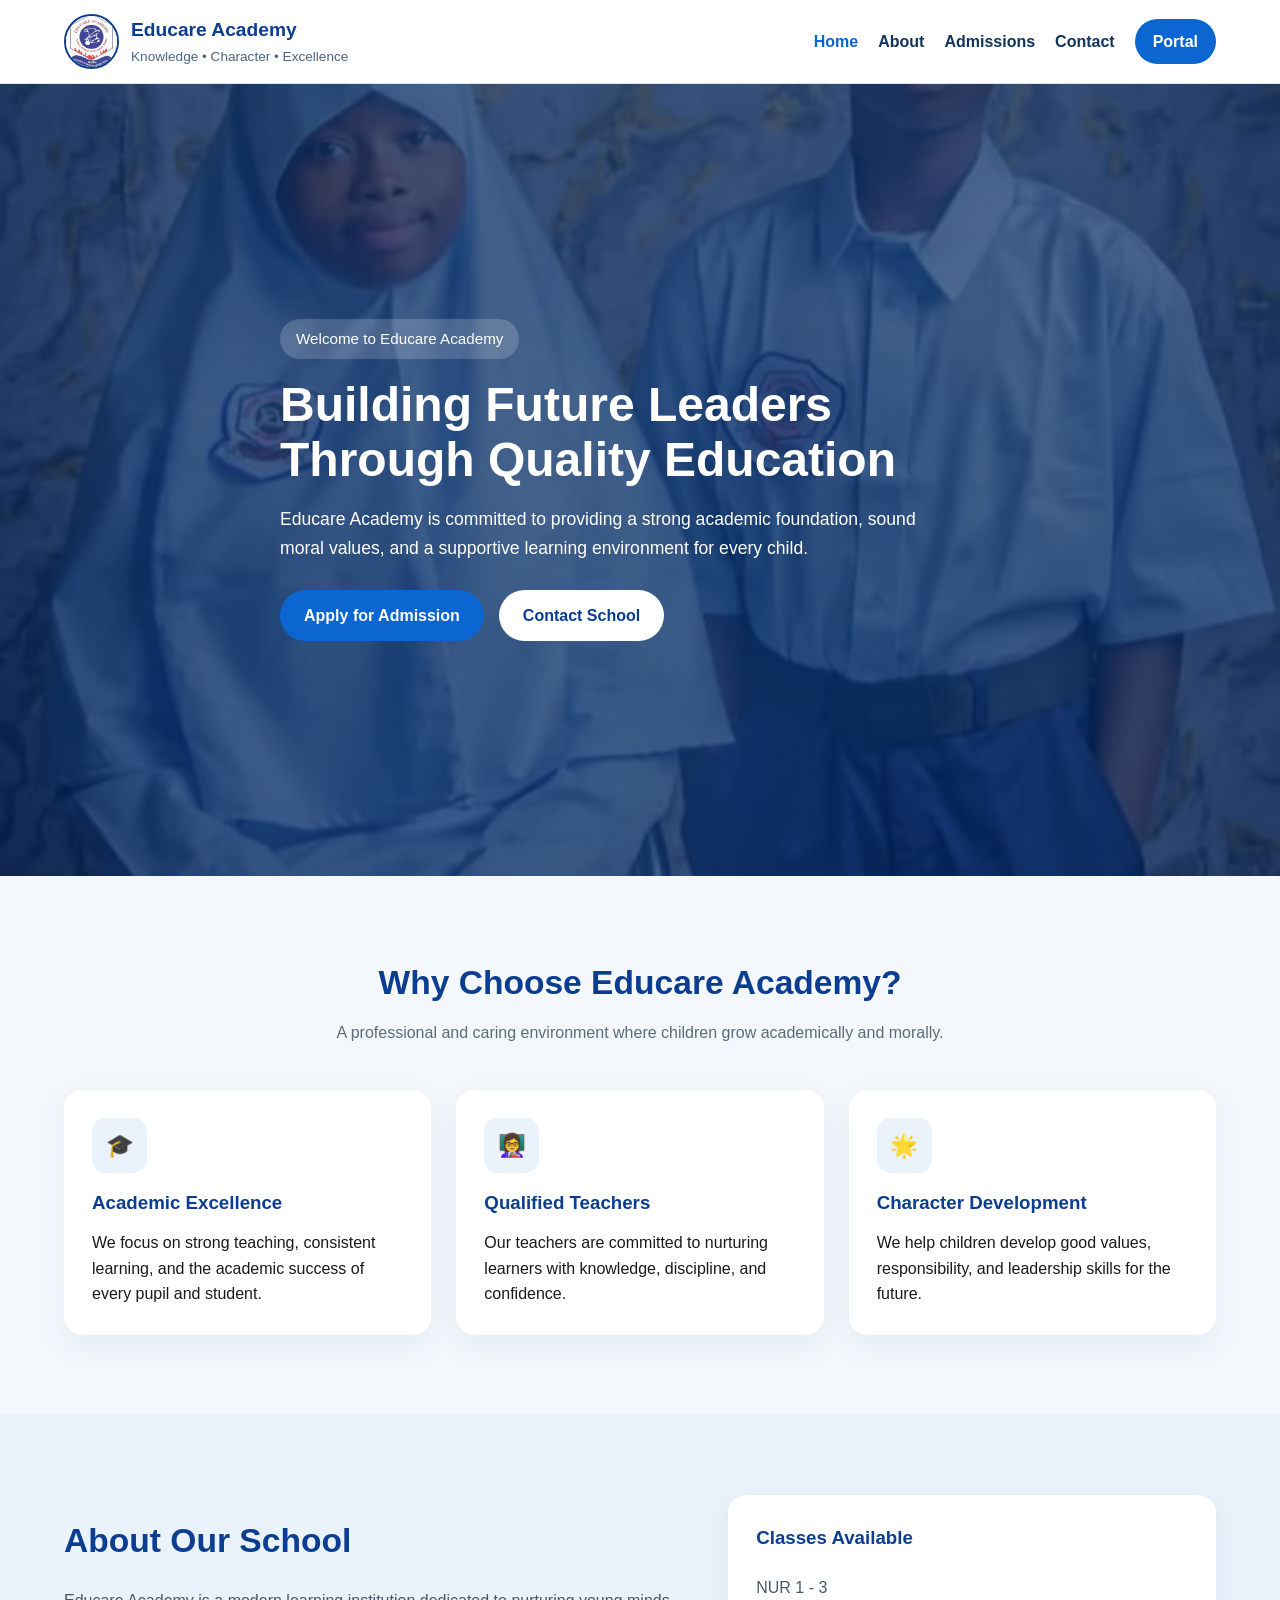
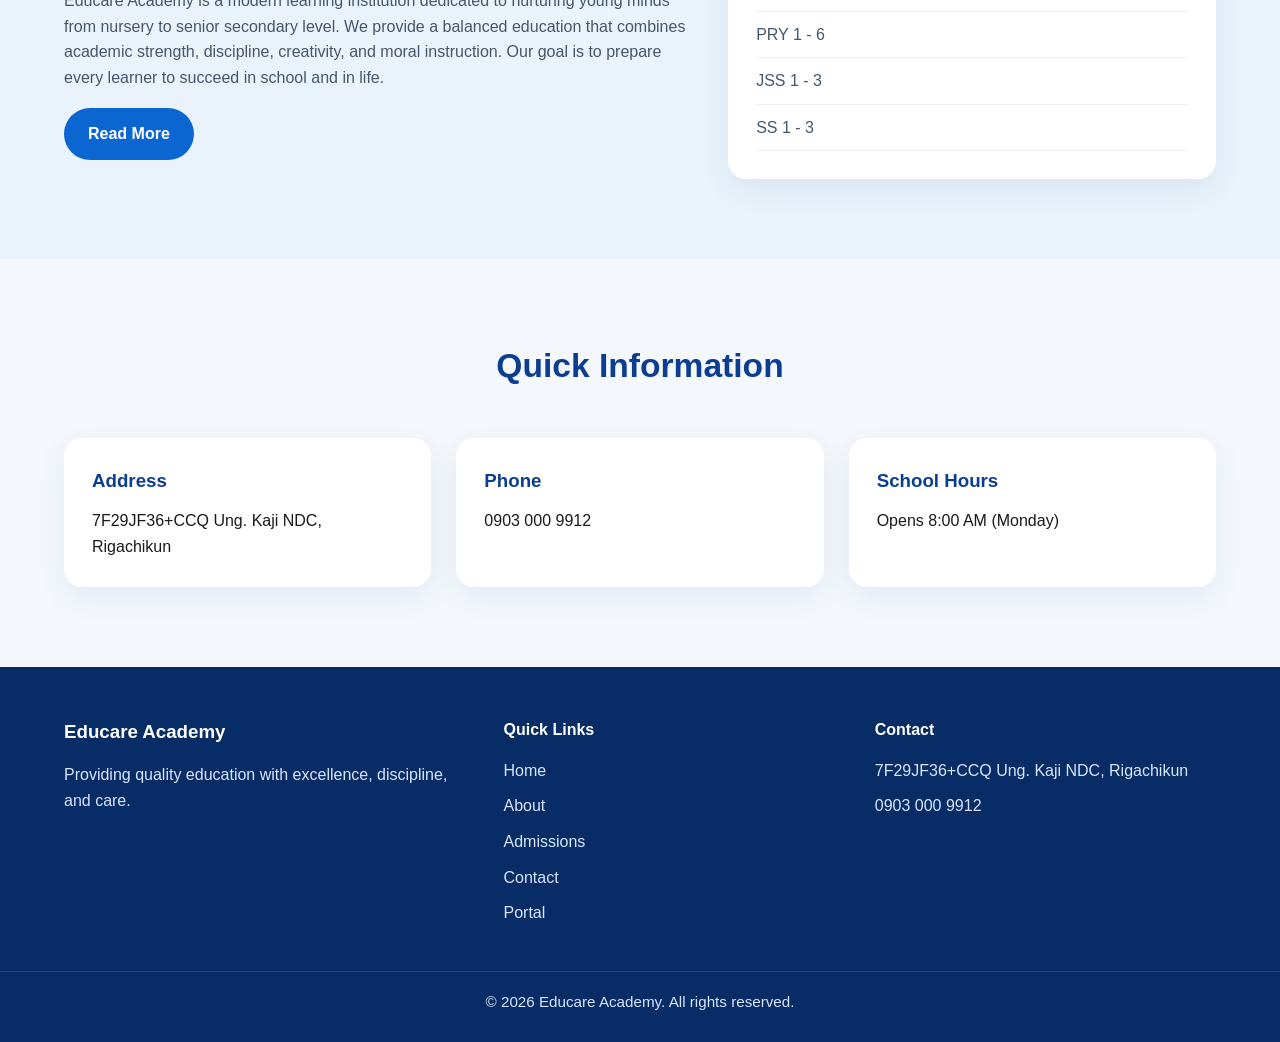
<file: index.html>
<!DOCTYPE html>
<html lang="en">
<head>
  <meta charset="UTF-8" />
  <meta name="viewport" content="width=device-width, initial-scale=1.0" />
  <title>Educare Academy | Home</title>
  <link rel="stylesheet" href="style.css" />
</head>
<body>

  <header class="topbar">
    <div class="container nav-container">
      <a href="index.html" class="logo-wrap">
        <img src="educare logo.jpg" alt="Educare Academy Logo" class="logo-img" />
        <div class="logo-text">
          <h2>Educare Academy</h2>
          <p>Knowledge • Character • Excellence</p>
        </div>
      </a>

      <nav class="desktop-nav">
        <a href="index.html" class="active">Home</a>
        <a href="about.html">About</a>
        <a href="admissions.html">Admissions</a>
        <a href="contact.html">Contact</a>
        <a href="portal.html" class="portal-btn">Portal</a>
      </nav>

      <div class="menu-icon" onclick="openMenu()">☰</div>
    </div>
  </header>

  <div class="mobile-menu" id="mobileMenu">
    <div class="mobile-menu-head">
      <span>Educare Academy</span>
      <button onclick="closeMenu()">✕</button>
    </div>
    <a href="index.html" class="active">Home</a>
    <a href="about.html">About</a>
    <a href="admissions.html">Admissions</a>
    <a href="contact.html">Contact</a>
    <a href="portal.html" class="portal-btn mobile-portal">Portal</a>
  </div>

  <section class="hero" style="background: linear-gradient(rgba(0,40,95,0.7), rgba(0,40,95,0.7)), url('educare baground.jpeg') center/cover no-repeat;">
    <div class="container hero-content">
      <span class="hero-badge">Welcome to Educare Academy</span>
      <h1>Building Future Leaders Through Quality Education</h1>
      <p>
        Educare Academy is committed to providing a strong academic foundation,
        sound moral values, and a supportive learning environment for every child.
      </p>
      <div class="hero-buttons">
        <a href="admissions.html" class="btn primary-btn">Apply for Admission</a>
        <a href="contact.html" class="btn secondary-btn">Contact School</a>
      </div>
    </div>
  </section>

  <section class="section">
    <div class="container">
      <div class="section-title">
        <h2>Why Choose Educare Academy?</h2>
        <p>A professional and caring environment where children grow academically and morally.</p>
      </div>

      <div class="card-grid three">
        <div class="info-card">
          <div class="icon-box">🎓</div>
          <h3>Academic Excellence</h3>
          <p>We focus on strong teaching, consistent learning, and the academic success of every pupil and student.</p>
        </div>

        <div class="info-card">
          <div class="icon-box">👩‍🏫</div>
          <h3>Qualified Teachers</h3>
          <p>Our teachers are committed to nurturing learners with knowledge, discipline, and confidence.</p>
        </div>

        <div class="info-card">
          <div class="icon-box">🌟</div>
          <h3>Character Development</h3>
          <p>We help children develop good values, responsibility, and leadership skills for the future.</p>
        </div>
      </div>
    </div>
  </section>

  <section class="section light-section">
    <div class="container">
      <div class="split-section">
        <div>
          <div class="section-title left">
            <h2>About Our School</h2>
          </div>
          <p class="text-block">
            Educare Academy is a modern learning institution dedicated to nurturing young minds from nursery to senior secondary level.
            We provide a balanced education that combines academic strength, discipline, creativity, and moral instruction.
            Our goal is to prepare every learner to succeed in school and in life.
          </p>
          <a href="about.html" class="btn primary-btn">Read More</a>
        </div>

        <div class="highlight-box">
          <h3>Classes Available</h3>
          <ul class="class-list">
            <li>NUR 1 - 3</li>
            <li>PRY 1 - 6</li>
            <li>JSS 1 - 3</li>
            <li>SS 1 - 3</li>
          </ul>
        </div>
      </div>
    </div>
  </section>

  <section class="section">
    <div class="container">
      <div class="section-title">
        <h2>Quick Information</h2>
      </div>

      <div class="card-grid three">
        <div class="mini-card">
          <h3>Address</h3>
          <p>7F29JF36+CCQ Ung. Kaji NDC, Rigachikun</p>
        </div>
        <div class="mini-card">
          <h3>Phone</h3>
          <p>0903 000 9912</p>
        </div>
        <div class="mini-card">
          <h3>School Hours</h3>
          <p>Opens 8:00 AM (Monday)</p>
        </div>
      </div>
    </div>
  </section>

  <footer class="footer">
    <div class="container footer-grid">
      <div>
        <h3>Educare Academy</h3>
        <p>Providing quality education with excellence, discipline, and care.</p>
      </div>
      <div>
        <h4>Quick Links</h4>
        <a href="index.html">Home</a>
        <a href="about.html">About</a>
        <a href="admissions.html">Admissions</a>
        <a href="contact.html">Contact</a>
        <a href="portal.html">Portal</a>
      </div>
      <div>
        <h4>Contact</h4>
        <p>7F29JF36+CCQ Ung. Kaji NDC, Rigachikun</p>
        <p>0903 000 9912</p>
      </div>
    </div>
    <div class="footer-bottom">
      <p>© 2026 Educare Academy. All rights reserved.</p>
    </div>
  </footer>

  <script>
    function openMenu() {
      document.getElementById("mobileMenu").style.right = "0";
    }

    function closeMenu() {
      document.getElementById("mobileMenu").style.right = "-100%";
    }
  </script>
</body>
</html>
</file>
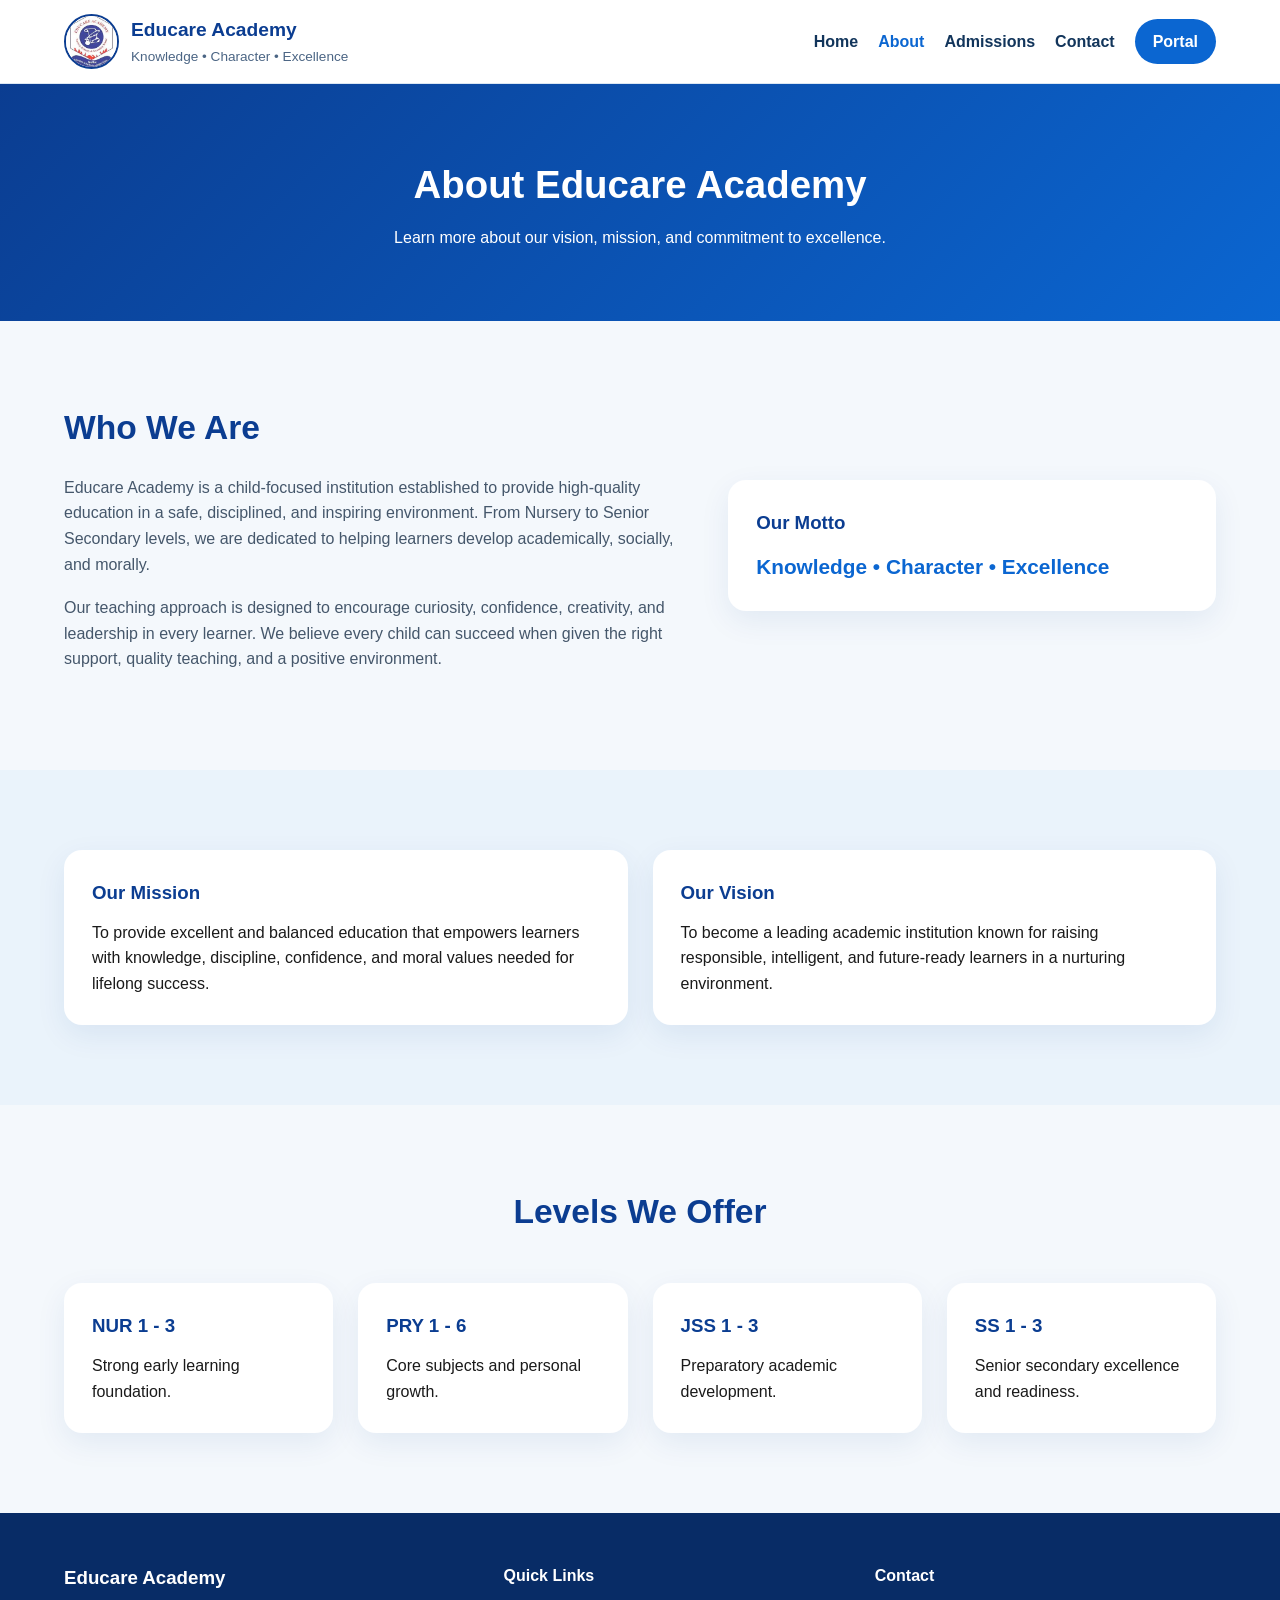
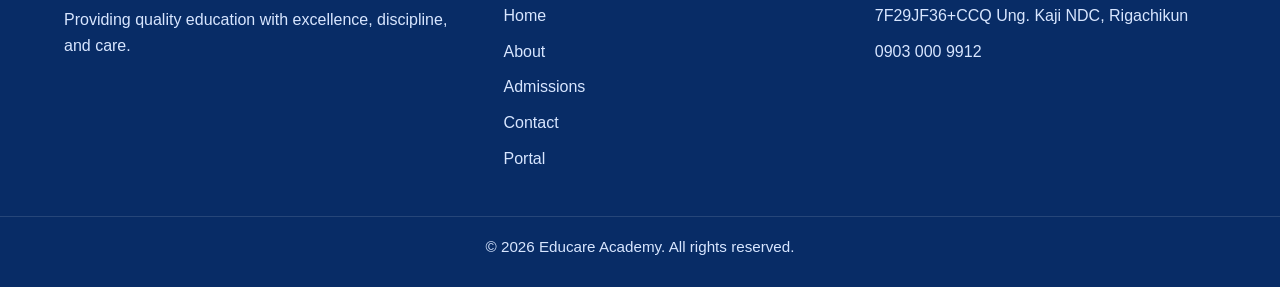
<file: about.html>
<!DOCTYPE html>
<html lang="en">
<head>
  <meta charset="UTF-8" />
  <meta name="viewport" content="width=device-width, initial-scale=1.0" />
  <title>Educare Academy | About</title>
  <link rel="stylesheet" href="style.css" />
</head>
<body>

  <header class="topbar">
    <div class="container nav-container">
      <a href="index.html" class="logo-wrap">
        <img src="educare logo.jpg" alt="Educare Academy Logo" class="logo-img" />
        <div class="logo-text">
          <h2>Educare Academy</h2>
          <p>Knowledge • Character • Excellence</p>
        </div>
      </a>

      <nav class="desktop-nav">
        <a href="index.html">Home</a>
        <a href="about.html" class="active">About</a>
        <a href="admissions.html">Admissions</a>
        <a href="contact.html">Contact</a>
        <a href="portal.html" class="portal-btn">Portal</a>
      </nav>

      <div class="menu-icon" onclick="openMenu()">☰</div>
    </div>
  </header>

  <div class="mobile-menu" id="mobileMenu">
    <div class="mobile-menu-head">
      <span>Educare Academy</span>
      <button onclick="closeMenu()">✕</button>
    </div>
    <a href="index.html">Home</a>
    <a href="about.html" class="active">About</a>
    <a href="admissions.html">Admissions</a>
    <a href="contact.html">Contact</a>
    <a href="portal.html" class="portal-btn mobile-portal">Portal</a>
  </div>

  <section class="page-banner">
    <div class="container">
      <h1>About Educare Academy</h1>
      <p>Learn more about our vision, mission, and commitment to excellence.</p>
    </div>
  </section>

  <section class="section">
    <div class="container">
      <div class="split-section">
        <div>
          <div class="section-title left">
            <h2>Who We Are</h2>
          </div>
          <p class="text-block">
            Educare Academy is a child-focused institution established to provide high-quality education in a safe, disciplined, and inspiring environment.
            From Nursery to Senior Secondary levels, we are dedicated to helping learners develop academically, socially, and morally.
          </p>
          <p class="text-block">
            Our teaching approach is designed to encourage curiosity, confidence, creativity, and leadership in every learner.
            We believe every child can succeed when given the right support, quality teaching, and a positive environment.
          </p>
        </div>

        <div class="highlight-box">
          <h3>Our Motto</h3>
          <p class="motto-text">Knowledge • Character • Excellence</p>
        </div>
      </div>
    </div>
  </section>

  <section class="section light-section">
    <div class="container">
      <div class="card-grid two">
        <div class="info-card">
          <h3>Our Mission</h3>
          <p>
            To provide excellent and balanced education that empowers learners with knowledge,
            discipline, confidence, and moral values needed for lifelong success.
          </p>
        </div>

        <div class="info-card">
          <h3>Our Vision</h3>
          <p>
            To become a leading academic institution known for raising responsible,
            intelligent, and future-ready learners in a nurturing environment.
          </p>
        </div>
      </div>
    </div>
  </section>

  <section class="section">
    <div class="container">
      <div class="section-title">
        <h2>Levels We Offer</h2>
      </div>

      <div class="card-grid four">
        <div class="mini-card"><h3>NUR 1 - 3</h3><p>Strong early learning foundation.</p></div>
        <div class="mini-card"><h3>PRY 1 - 6</h3><p>Core subjects and personal growth.</p></div>
        <div class="mini-card"><h3>JSS 1 - 3</h3><p>Preparatory academic development.</p></div>
        <div class="mini-card"><h3>SS 1 - 3</h3><p>Senior secondary excellence and readiness.</p></div>
      </div>
    </div>
  </section>

  <footer class="footer">
    <div class="container footer-grid">
      <div>
        <h3>Educare Academy</h3>
        <p>Providing quality education with excellence, discipline, and care.</p>
      </div>
      <div>
        <h4>Quick Links</h4>
        <a href="index.html">Home</a>
        <a href="about.html">About</a>
        <a href="admissions.html">Admissions</a>
        <a href="contact.html">Contact</a>
        <a href="portal.html">Portal</a>
      </div>
      <div>
        <h4>Contact</h4>
        <p>7F29JF36+CCQ Ung. Kaji NDC, Rigachikun</p>
        <p>0903 000 9912</p>
      </div>
    </div>
    <div class="footer-bottom">
      <p>© 2026 Educare Academy. All rights reserved.</p>
    </div>
  </footer>

  <script>
    function openMenu() {
      document.getElementById("mobileMenu").style.right = "0";
    }

    function closeMenu() {
      document.getElementById("mobileMenu").style.right = "-100%";
    }
  </script>
</body>
</html>
</file>
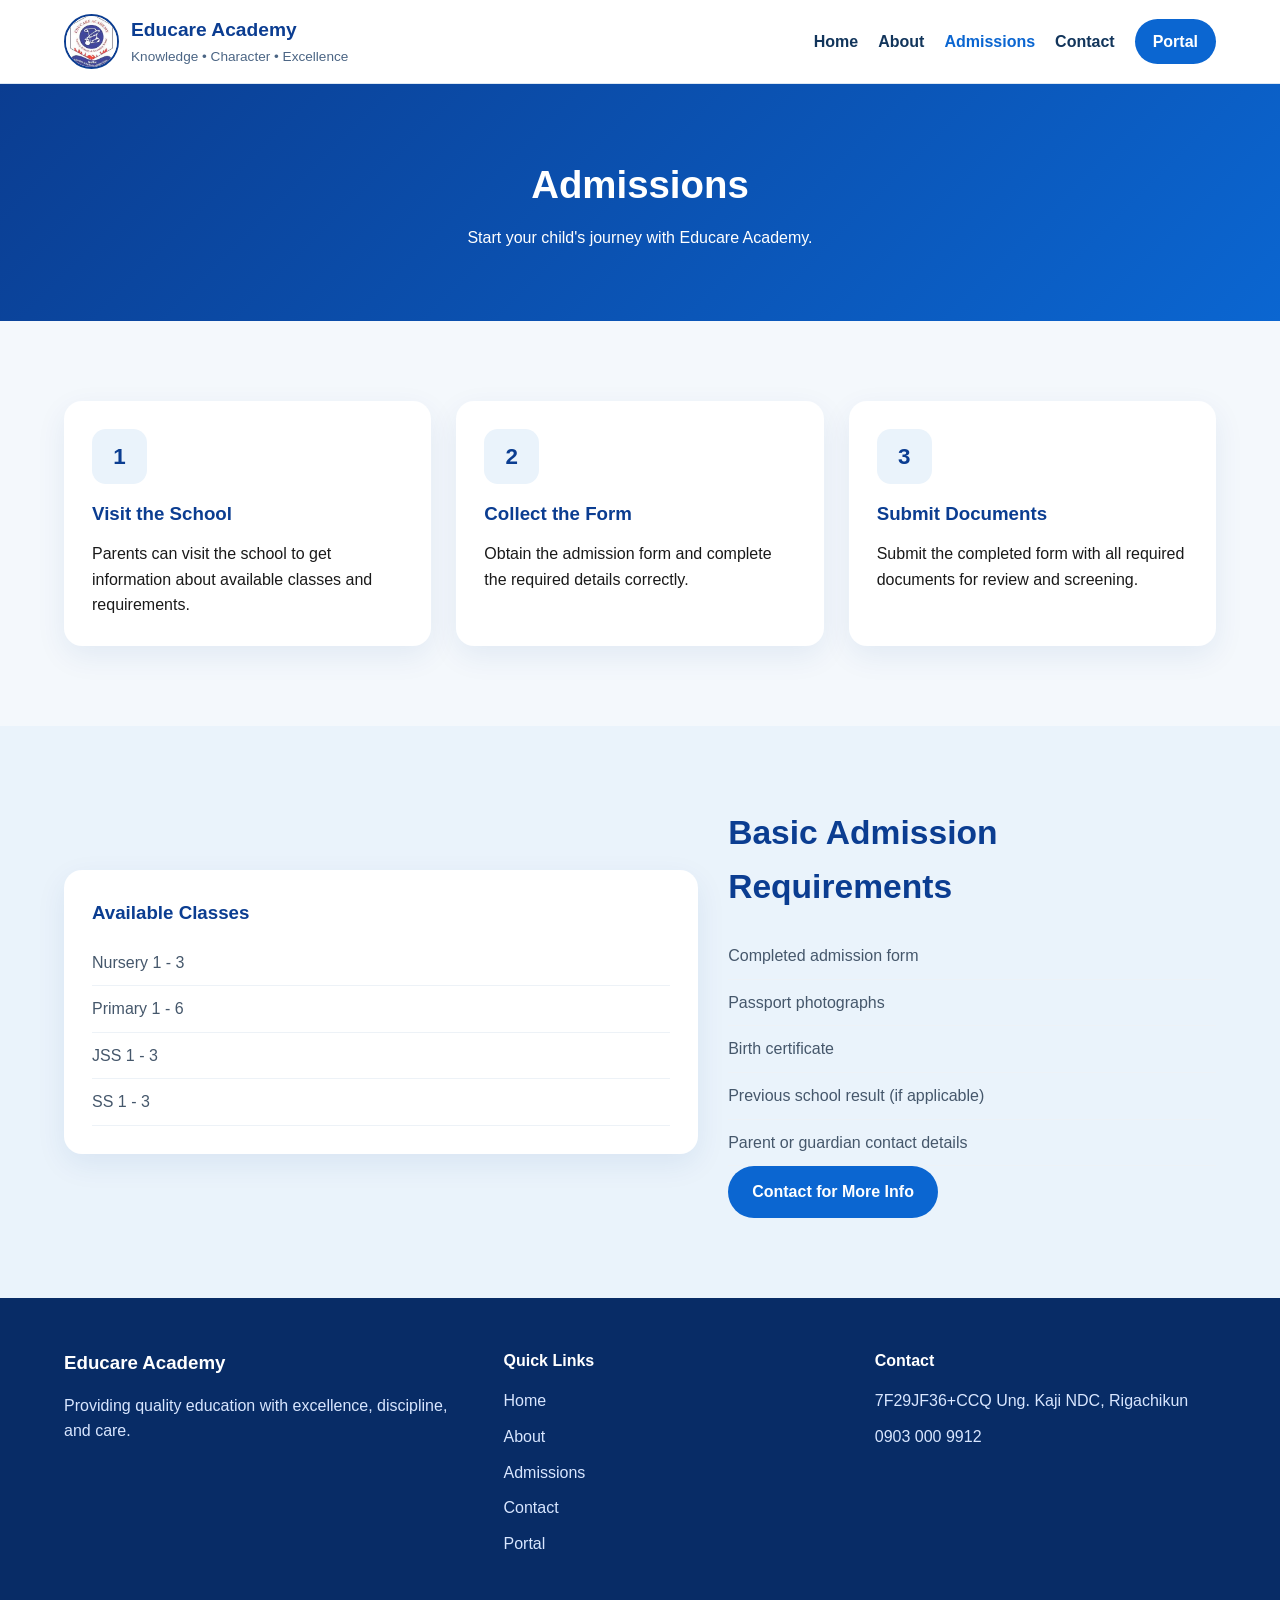
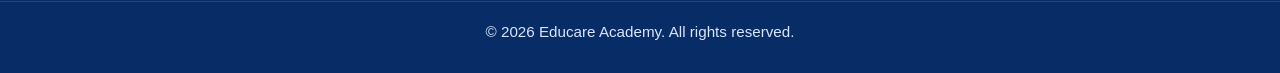
<file: admissions.html>
<!DOCTYPE html>
<html lang="en">
<head>
  <meta charset="UTF-8" />
  <meta name="viewport" content="width=device-width, initial-scale=1.0" />
  <title>Educare Academy | Admissions</title>
  <link rel="stylesheet" href="style.css" />
</head>
<body>

  <header class="topbar">
    <div class="container nav-container">
      <a href="index.html" class="logo-wrap">
        <img src="educare logo.jpg" alt="Educare Academy Logo" class="logo-img" />
        <div class="logo-text">
          <h2>Educare Academy</h2>
          <p>Knowledge • Character • Excellence</p>
        </div>
      </a>

      <nav class="desktop-nav">
        <a href="index.html">Home</a>
        <a href="about.html">About</a>
        <a href="admissions.html" class="active">Admissions</a>
        <a href="contact.html">Contact</a>
        <a href="portal.html" class="portal-btn">Portal</a>
      </nav>

      <div class="menu-icon" onclick="openMenu()">☰</div>
    </div>
  </header>

  <div class="mobile-menu" id="mobileMenu">
    <div class="mobile-menu-head">
      <span>Educare Academy</span>
      <button onclick="closeMenu()">✕</button>
    </div>
    <a href="index.html">Home</a>
    <a href="about.html">About</a>
    <a href="admissions.html" class="active">Admissions</a>
    <a href="contact.html">Contact</a>
    <a href="portal.html" class="portal-btn mobile-portal">Portal</a>
  </div>

  <section class="page-banner">
    <div class="container">
      <h1>Admissions</h1>
      <p>Start your child's journey with Educare Academy.</p>
    </div>
  </section>

  <section class="section">
    <div class="container">
      <div class="card-grid three">
        <div class="info-card">
          <div class="icon-box">1</div>
          <h3>Visit the School</h3>
          <p>Parents can visit the school to get information about available classes and requirements.</p>
        </div>
        <div class="info-card">
          <div class="icon-box">2</div>
          <h3>Collect the Form</h3>
          <p>Obtain the admission form and complete the required details correctly.</p>
        </div>
        <div class="info-card">
          <div class="icon-box">3</div>
          <h3>Submit Documents</h3>
          <p>Submit the completed form with all required documents for review and screening.</p>
        </div>
      </div>
    </div>
  </section>

  <section class="section light-section">
    <div class="container">
      <div class="split-section">
        <div class="highlight-box">
          <h3>Available Classes</h3>
          <ul class="class-list">
            <li>Nursery 1 - 3</li>
            <li>Primary 1 - 6</li>
            <li>JSS 1 - 3</li>
            <li>SS 1 - 3</li>
          </ul>
        </div>

        <div>
          <div class="section-title left">
            <h2>Basic Admission Requirements</h2>
          </div>
          <ul class="admission-list">
            <li>Completed admission form</li>
            <li>Passport photographs</li>
            <li>Birth certificate</li>
            <li>Previous school result (if applicable)</li>
            <li>Parent or guardian contact details</li>
          </ul>
          <a href="contact.html" class="btn primary-btn">Contact for More Info</a>
        </div>
      </div>
    </div>
  </section>

  <footer class="footer">
    <div class="container footer-grid">
      <div>
        <h3>Educare Academy</h3>
        <p>Providing quality education with excellence, discipline, and care.</p>
      </div>
      <div>
        <h4>Quick Links</h4>
        <a href="index.html">Home</a>
        <a href="about.html">About</a>
        <a href="admissions.html">Admissions</a>
        <a href="contact.html">Contact</a>
        <a href="portal.html">Portal</a>
      </div>
      <div>
        <h4>Contact</h4>
        <p>7F29JF36+CCQ Ung. Kaji NDC, Rigachikun</p>
        <p>0903 000 9912</p>
      </div>
    </div>
    <div class="footer-bottom">
      <p>© 2026 Educare Academy. All rights reserved.</p>
    </div>
  </footer>

  <script>
    function openMenu() {
      document.getElementById("mobileMenu").style.right = "0";
    }

    function closeMenu() {
      document.getElementById("mobileMenu").style.right = "-100%";
    }
  </script>
</body>
</html>
</file>
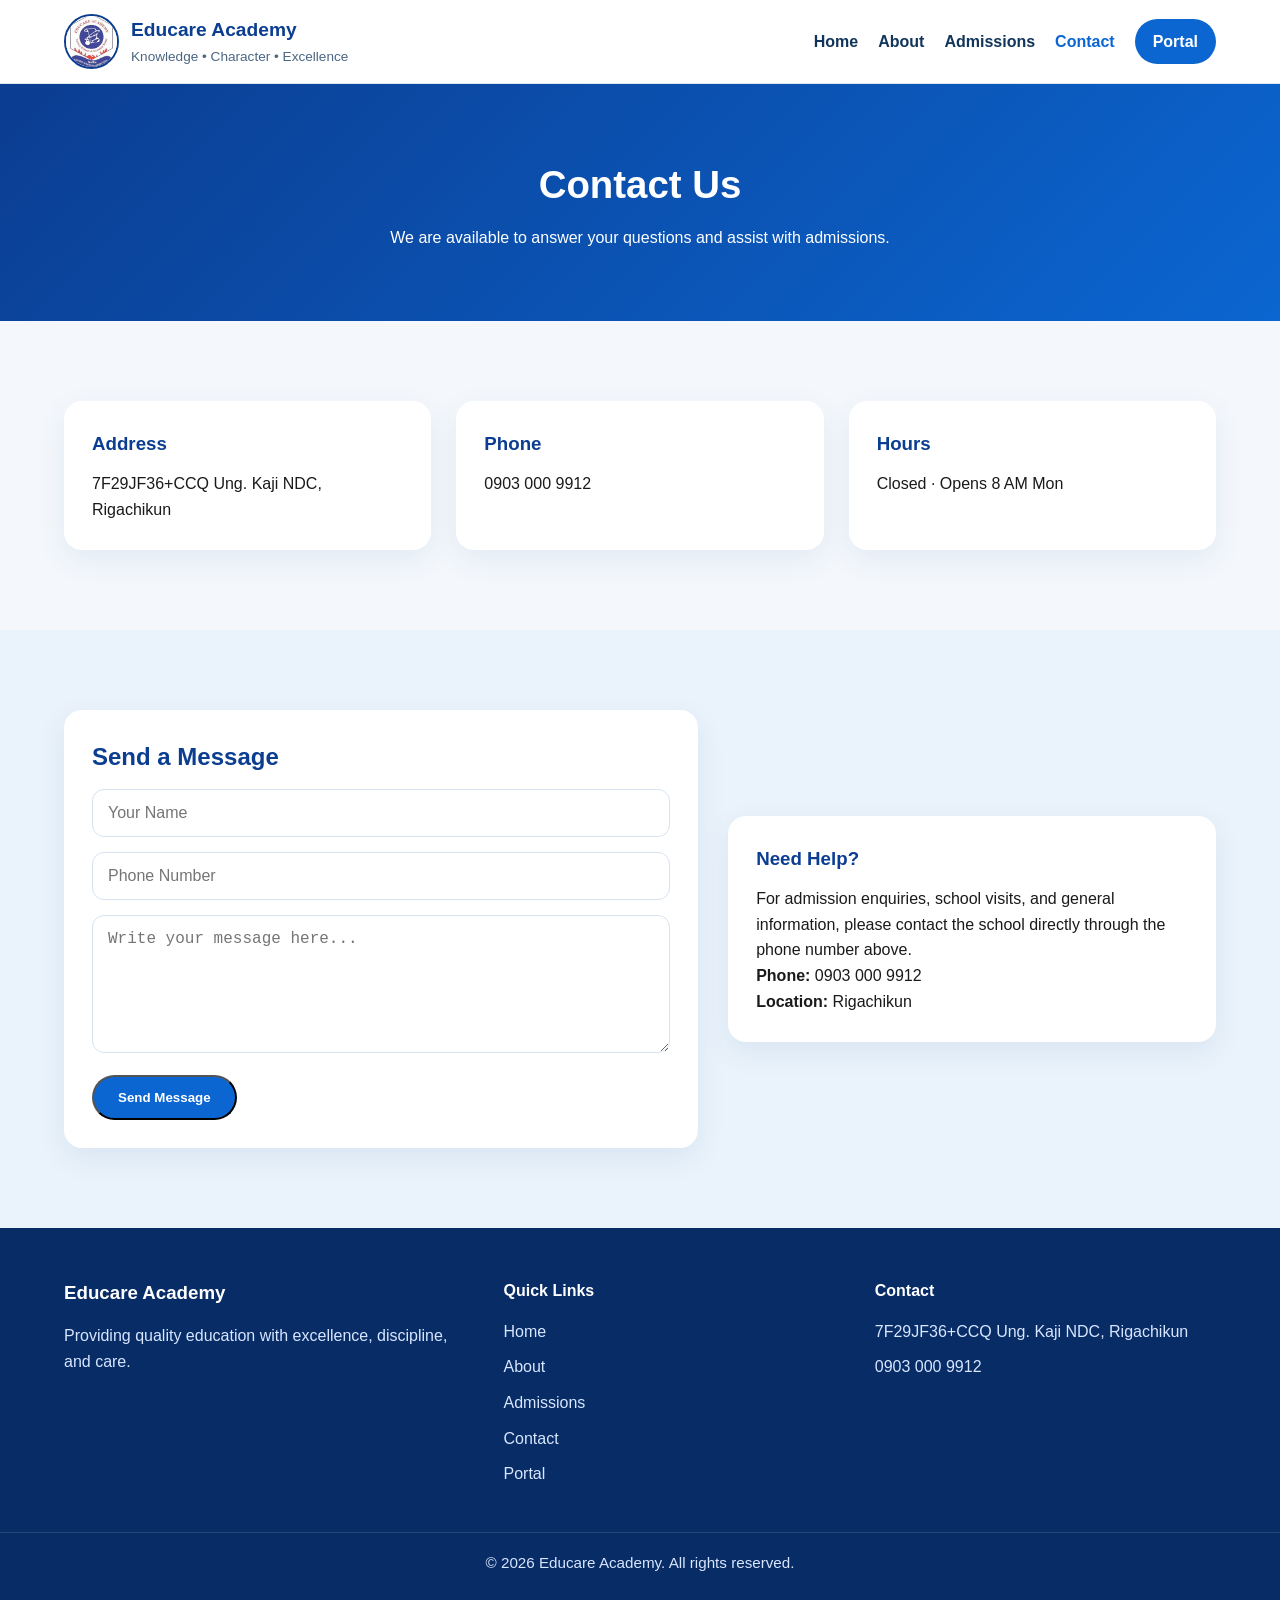
<file: contact.html>
<!DOCTYPE html>
<html lang="en">
<head>
  <meta charset="UTF-8" />
  <meta name="viewport" content="width=device-width, initial-scale=1.0" />
  <title>Educare Academy | Contact</title>
  <link rel="stylesheet" href="style.css" />
</head>
<body>

  <header class="topbar">
    <div class="container nav-container">
      <a href="index.html" class="logo-wrap">
        <img src="educare logo.jpg" alt="Educare Academy Logo" class="logo-img" />
        <div class="logo-text">
          <h2>Educare Academy</h2>
          <p>Knowledge • Character • Excellence</p>
        </div>
      </a>

      <nav class="desktop-nav">
        <a href="index.html">Home</a>
        <a href="about.html">About</a>
        <a href="admissions.html">Admissions</a>
        <a href="contact.html" class="active">Contact</a>
        <a href="portal.html" class="portal-btn">Portal</a>
      </nav>

      <div class="menu-icon" onclick="openMenu()">☰</div>
    </div>
  </header>

  <div class="mobile-menu" id="mobileMenu">
    <div class="mobile-menu-head">
      <span>Educare Academy</span>
      <button onclick="closeMenu()">✕</button>
    </div>
    <a href="index.html">Home</a>
    <a href="about.html">About</a>
    <a href="admissions.html">Admissions</a>
    <a href="contact.html" class="active">Contact</a>
    <a href="portal.html" class="portal-btn mobile-portal">Portal</a>
  </div>

  <section class="page-banner">
    <div class="container">
      <h1>Contact Us</h1>
      <p>We are available to answer your questions and assist with admissions.</p>
    </div>
  </section>

  <section class="section">
    <div class="container">
      <div class="card-grid three">
        <div class="mini-card">
          <h3>Address</h3>
          <p>7F29JF36+CCQ Ung. Kaji NDC, Rigachikun</p>
        </div>
        <div class="mini-card">
          <h3>Phone</h3>
          <p>0903 000 9912</p>
        </div>
        <div class="mini-card">
          <h3>Hours</h3>
          <p>Closed · Opens 8 AM Mon</p>
        </div>
      </div>
    </div>
  </section>

  <section class="section light-section">
    <div class="container">
      <div class="split-section">
        <div class="contact-form-wrap">
          <h2>Send a Message</h2>
          <form class="contact-form" onsubmit="sendMessage(event)">
            <input type="text" id="name" placeholder="Your Name" required />
            <input type="tel" id="phone" placeholder="Phone Number" required />
            <textarea id="message" rows="6" placeholder="Write your message here..." required></textarea>
            <button type="submit" class="btn primary-btn">Send Message</button>
          </form>
        </div>

        <div class="highlight-box">
          <h3>Need Help?</h3>
          <p>
            For admission enquiries, school visits, and general information,
            please contact the school directly through the phone number above.
          </p>
          <p><strong>Phone:</strong> 0903 000 9912</p>
          <p><strong>Location:</strong> Rigachikun</p>
        </div>
      </div>
    </div>
  </section>

  <footer class="footer">
    <div class="container footer-grid">
      <div>
        <h3>Educare Academy</h3>
        <p>Providing quality education with excellence, discipline, and care.</p>
      </div>
      <div>
        <h4>Quick Links</h4>
        <a href="index.html">Home</a>
        <a href="about.html">About</a>
        <a href="admissions.html">Admissions</a>
        <a href="contact.html">Contact</a>
        <a href="portal.html">Portal</a>
      </div>
      <div>
        <h4>Contact</h4>
        <p>7F29JF36+CCQ Ung. Kaji NDC, Rigachikun</p>
        <p>0903 000 9912</p>
      </div>
    </div>
    <div class="footer-bottom">
      <p>© 2026 Educare Academy. All rights reserved.</p>
    </div>
  </footer>

  <script>
    function openMenu() {
      document.getElementById("mobileMenu").style.right = "0";
    }

    function closeMenu() {
      document.getElementById("mobileMenu").style.right = "-100%";
    }

    function sendMessage(event) {
      event.preventDefault();

      const name = document.getElementById("name").value;
      const phone = document.getElementById("phone").value;
      const message = document.getElementById("message").value;

      const text = `Hello Educare Academy,%0A%0AMy name is ${name}.%0APhone: ${phone}%0A%0AMessage:%0A${message}`;
      window.open(`https://wa.me/2349030009912?text=${text}`, "_blank");
    }
  </script>
</body>
</html>
</file>
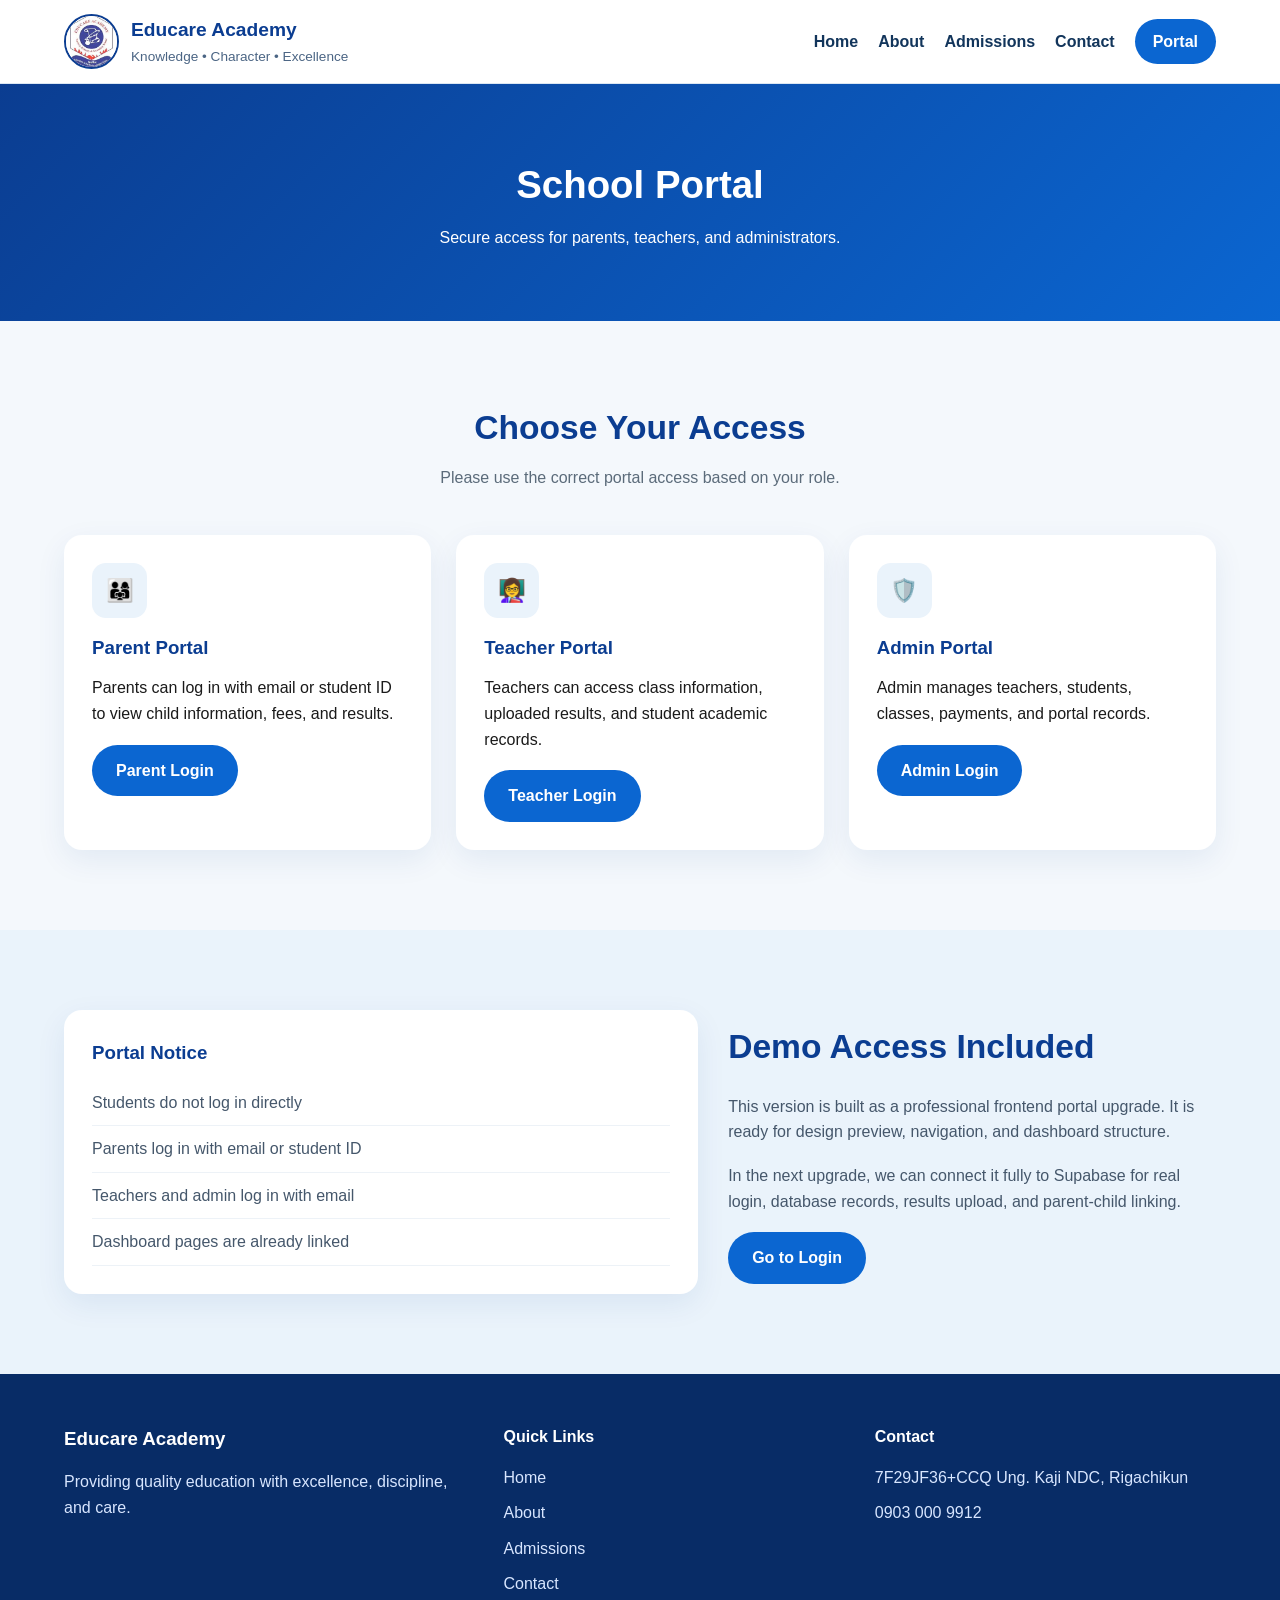
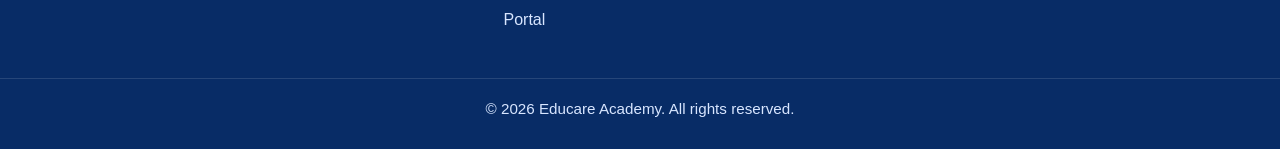
<file: portal.html>
<!DOCTYPE html>
<html lang="en">
<head>
  <meta charset="UTF-8" />
  <meta name="viewport" content="width=device-width, initial-scale=1.0" />
  <title>Educare Academy | Portal</title>
  <link rel="stylesheet" href="style.css" />
</head>
<body>

  <header class="topbar">
    <div class="container nav-container">
      <a href="index.html" class="logo-wrap">
        <img src="educare logo.jpg" alt="Educare Academy Logo" class="logo-img" />
        <div class="logo-text">
          <h2>Educare Academy</h2>
          <p>Knowledge • Character • Excellence</p>
        </div>
      </a>

      <nav class="desktop-nav">
        <a href="index.html">Home</a>
        <a href="about.html">About</a>
        <a href="admissions.html">Admissions</a>
        <a href="contact.html">Contact</a>
        <a href="portal.html" class="portal-btn active">Portal</a>
      </nav>

      <div class="menu-icon" onclick="openMenu()">☰</div>
    </div>
  </header>

  <div class="mobile-menu" id="mobileMenu">
    <div class="mobile-menu-head">
      <span>Educare Academy</span>
      <button onclick="closeMenu()">✕</button>
    </div>
    <a href="index.html">Home</a>
    <a href="about.html">About</a>
    <a href="admissions.html">Admissions</a>
    <a href="contact.html">Contact</a>
    <a href="portal.html" class="portal-btn mobile-portal active">Portal</a>
  </div>

  <section class="page-banner">
    <div class="container">
      <h1>School Portal</h1>
      <p>Secure access for parents, teachers, and administrators.</p>
    </div>
  </section>

  <section class="section">
    <div class="container">
      <div class="section-title">
        <h2>Choose Your Access</h2>
        <p>Please use the correct portal access based on your role.</p>
      </div>

      <div class="card-grid three">
        <div class="info-card portal-role-card">
          <div class="icon-box">👨‍👩‍👧</div>
          <h3>Parent Portal</h3>
          <p>Parents can log in with email or student ID to view child information, fees, and results.</p>
          <a href="login.html?role=parent" class="btn primary-btn">Parent Login</a>
        </div>

        <div class="info-card portal-role-card">
          <div class="icon-box">👩‍🏫</div>
          <h3>Teacher Portal</h3>
          <p>Teachers can access class information, uploaded results, and student academic records.</p>
          <a href="login.html?role=teacher" class="btn primary-btn">Teacher Login</a>
        </div>

        <div class="info-card portal-role-card">
          <div class="icon-box">🛡️</div>
          <h3>Admin Portal</h3>
          <p>Admin manages teachers, students, classes, payments, and portal records.</p>
          <a href="login.html?role=admin" class="btn primary-btn">Admin Login</a>
        </div>
      </div>
    </div>
  </section>

  <section class="section light-section">
    <div class="container">
      <div class="split-section">
        <div class="highlight-box">
          <h3>Portal Notice</h3>
          <ul class="class-list">
            <li>Students do not log in directly</li>
            <li>Parents log in with email or student ID</li>
            <li>Teachers and admin log in with email</li>
            <li>Dashboard pages are already linked</li>
          </ul>
        </div>

        <div>
          <div class="section-title left">
            <h2>Demo Access Included</h2>
          </div>
          <p class="text-block">
            This version is built as a professional frontend portal upgrade.
            It is ready for design preview, navigation, and dashboard structure.
          </p>
          <p class="text-block">
            In the next upgrade, we can connect it fully to Supabase for real login,
            database records, results upload, and parent-child linking.
          </p>
          <a href="login.html" class="btn primary-btn">Go to Login</a>
        </div>
      </div>
    </div>
  </section>

  <footer class="footer">
    <div class="container footer-grid">
      <div>
        <h3>Educare Academy</h3>
        <p>Providing quality education with excellence, discipline, and care.</p>
      </div>
      <div>
        <h4>Quick Links</h4>
        <a href="index.html">Home</a>
        <a href="about.html">About</a>
        <a href="admissions.html">Admissions</a>
        <a href="contact.html">Contact</a>
        <a href="portal.html">Portal</a>
      </div>
      <div>
        <h4>Contact</h4>
        <p>7F29JF36+CCQ Ung. Kaji NDC, Rigachikun</p>
        <p>0903 000 9912</p>
      </div>
    </div>
    <div class="footer-bottom">
      <p>© 2026 Educare Academy. All rights reserved.</p>
    </div>
  </footer>

  <script>
    function openMenu() {
      document.getElementById("mobileMenu").style.right = "0";
    }

    function closeMenu() {
      document.getElementById("mobileMenu").style.right = "-100%";
    }
  </script>
</body>
</html>
</file>
<file: style.css>
* {
  margin: 0;
  padding: 0;
  box-sizing: border-box;
}

body {
  font-family: Arial, Helvetica, sans-serif;
  background: #f4f8fc;
  color: #1a1a1a;
  line-height: 1.6;
}

a {
  text-decoration: none;
}

.container {
  width: 90%;
  max-width: 1200px;
  margin: auto;
}

.topbar {
  background: #ffffff;
  border-bottom: 1px solid #dce7f3;
  position: sticky;
  top: 0;
  z-index: 1000;
}

.nav-container {
  display: flex;
  align-items: center;
  justify-content: space-between;
  padding: 14px 0;
}

.logo-wrap {
  display: flex;
  align-items: center;
  gap: 12px;
  color: #0b3d91;
}

.logo-img {
  width: 55px;
  height: 55px;
  border-radius: 50%;
  object-fit: cover;
  background: #fff;
  border: 2px solid #0b3d91;
}

.logo-text h2 {
  font-size: 1.2rem;
  font-weight: 800;
}

.logo-text p {
  font-size: 0.85rem;
  color: #4b6584;
}

.desktop-nav {
  display: flex;
  align-items: center;
  gap: 20px;
}

.desktop-nav a {
  color: #12355b;
  font-weight: 600;
  transition: 0.3s;
}

.desktop-nav a:hover,
.desktop-nav a.active {
  color: #0b66d1;
}

.portal-btn {
  background: #0b66d1;
  color: #fff !important;
  padding: 10px 18px;
  border-radius: 30px;
}

.portal-btn:hover {
  background: #084ea4;
}

.menu-icon {
  display: none;
  font-size: 28px;
  color: #0b3d91;
  cursor: pointer;
}

.mobile-menu {
  position: fixed;
  top: 0;
  right: -100%;
  width: 280px;
  height: 100vh;
  background: #ffffff;
  box-shadow: -4px 0 20px rgba(0, 0, 0, 0.15);
  padding: 24px 20px;
  z-index: 2000;
  transition: 0.4s;
}

.mobile-menu-head {
  display: flex;
  justify-content: space-between;
  align-items: center;
  margin-bottom: 30px;
  color: #0b3d91;
  font-weight: bold;
}

.mobile-menu-head button {
  background: none;
  border: none;
  font-size: 24px;
  cursor: pointer;
  color: #0b3d91;
}

.mobile-menu a {
  display: block;
  color: #12355b;
  padding: 12px 0;
  font-weight: 600;
  border-bottom: 1px solid #edf2f7;
}

.mobile-menu a.active {
  color: #0b66d1;
}

.mobile-portal {
  text-align: center;
  margin-top: 18px;
}

.hero {
  min-height: 88vh;
  display: flex;
  align-items: center;
  color: #fff;
}

.hero-content {
  max-width: 720px;
  padding: 80px 0;
}

.hero-badge {
  display: inline-block;
  background: rgba(255,255,255,0.18);
  padding: 8px 16px;
  border-radius: 30px;
  margin-bottom: 18px;
  font-size: 0.95rem;
}

.hero h1 {
  font-size: 3rem;
  line-height: 1.15;
  margin-bottom: 18px;
}

.hero p {
  font-size: 1.1rem;
  margin-bottom: 28px;
  max-width: 650px;
}

.hero-buttons {
  display: flex;
  gap: 15px;
  flex-wrap: wrap;
}

.btn {
  display: inline-block;
  padding: 13px 24px;
  border-radius: 40px;
  font-weight: 700;
  transition: 0.3s;
}

.primary-btn {
  background: #0b66d1;
  color: #fff;
}

.primary-btn:hover {
  background: #084ea4;
}

.secondary-btn {
  background: #ffffff;
  color: #0b3d91;
}

.secondary-btn:hover {
  background: #e6eef8;
}

.page-banner {
  background: linear-gradient(135deg, #0b3d91, #0b66d1);
  color: #fff;
  text-align: center;
  padding: 70px 0;
}

.page-banner h1 {
  font-size: 2.4rem;
  margin-bottom: 10px;
}

.section {
  padding: 80px 0;
}

.light-section {
  background: #eaf3fb;
}

.section-title {
  text-align: center;
  margin-bottom: 45px;
}

.section-title.left {
  text-align: left;
  margin-bottom: 20px;
}

.section-title h2 {
  font-size: 2.1rem;
  color: #0b3d91;
  margin-bottom: 10px;
}

.section-title p {
  color: #5b6b7a;
  max-width: 700px;
  margin: auto;
}

.card-grid {
  display: grid;
  gap: 25px;
}

.card-grid.two {
  grid-template-columns: repeat(2, 1fr);
}

.card-grid.three {
  grid-template-columns: repeat(3, 1fr);
}

.card-grid.four {
  grid-template-columns: repeat(4, 1fr);
}

.info-card,
.mini-card,
.highlight-box,
.contact-form-wrap,
.portal-box {
  background: #fff;
  border-radius: 18px;
  padding: 28px;
  box-shadow: 0 10px 30px rgba(11, 61, 145, 0.08);
}

.info-card h3,
.mini-card h3,
.highlight-box h3,
.contact-form-wrap h2,
.portal-box h2 {
  color: #0b3d91;
  margin-bottom: 12px;
}

.icon-box {
  width: 55px;
  height: 55px;
  border-radius: 14px;
  background: #eaf3fb;
  color: #0b3d91;
  display: flex;
  align-items: center;
  justify-content: center;
  font-size: 1.4rem;
  font-weight: bold;
  margin-bottom: 15px;
}

.split-section {
  display: grid;
  grid-template-columns: 1.3fr 1fr;
  gap: 30px;
  align-items: center;
}

.text-block {
  margin-bottom: 18px;
  color: #45576b;
}

.class-list,
.admission-list {
  list-style: none;
  padding-left: 0;
}

.class-list li,
.admission-list li {
  padding: 10px 0;
  border-bottom: 1px solid #edf2f7;
  color: #45576b;
}

.motto-text {
  font-size: 1.3rem;
  font-weight: 700;
  color: #0b66d1;
}

.contact-form input,
.contact-form textarea {
  width: 100%;
  padding: 14px 15px;
  margin-bottom: 15px;
  border: 1px solid #d7e3f0;
  border-radius: 12px;
  outline: none;
  font-size: 1rem;
}

.contact-form input:focus,
.contact-form textarea:focus {
  border-color: #0b66d1;
}

.portal-box {
  text-align: center;
}

.portal-box p {
  max-width: 760px;
  margin: 0 auto 25px;
  color: #4a5a6a;
}

.portal-cards {
  margin-bottom: 28px;
}

.footer {
  background: #082c66;
  color: #fff;
  padding-top: 50px;
}

.footer-grid {
  display: grid;
  grid-template-columns: 1.2fr 1fr 1fr;
  gap: 30px;
  padding-bottom: 35px;
}

.footer h3,
.footer h4 {
  margin-bottom: 15px;
}

.footer a,
.footer p {
  display: block;
  color: #d8e6ff;
  margin-bottom: 10px;
}

.footer-bottom {
  text-align: center;
  border-top: 1px solid rgba(255,255,255,0.12);
  padding: 18px 0;
  font-size: 0.95rem;
  color: #d8e6ff;
}

@media (max-width: 992px) {
  .card-grid.three,
  .card-grid.four,
  .card-grid.two,
  .split-section,
  .footer-grid {
    grid-template-columns: 1fr;
  }

  .hero h1 {
    font-size: 2.3rem;
  }
}

@media (max-width: 768px) {
  .desktop-nav {
    display: none;
  }

  .menu-icon {
    display: block;
  }

  .hero {
    min-height: 78vh;
  }

  .hero-content {
    text-align: center;
    margin: auto;
  }

  .hero h1 {
    font-size: 2rem;
  }

  .hero-buttons {
    justify-content: center;
  }

  .section {
    padding: 60px 0;
  }

  .page-banner h1,
  .section-title h2 {
    font-size: 1.8rem;
  }

  .logo-text p {
    display: none;
  }
}

.portal-role-card .btn {
  margin-top: 15px;
}

.login-section {
  background: #f4f8fc;
}

.login-wrap {
  display: grid;
  grid-template-columns: 1fr 1fr;
  gap: 30px;
  align-items: stretch;
}

.login-info-card,
.login-form-card {
  background: #fff;
  padding: 35px;
  border-radius: 20px;
  box-shadow: 0 10px 30px rgba(11, 61, 145, 0.08);
}

.login-info-card h2,
.login-form-card h2 {
  color: #0b3d91;
  margin-bottom: 15px;
}

.demo-box {
  margin-top: 25px;
  background: #eaf3fb;
  padding: 20px;
  border-radius: 16px;
}

.demo-box h3 {
  color: #0b3d91;
  margin-bottom: 10px;
}

.role-switch {
  display: grid;
  grid-template-columns: repeat(3, 1fr);
  gap: 10px;
  margin-bottom: 22px;
}

.role-btn {
  padding: 12px;
  border: none;
  background: #eaf3fb;
  color: #0b3d91;
  border-radius: 12px;
  font-weight: 700;
  cursor: pointer;
}

.role-btn.active {
  background: #0b66d1;
  color: #fff;
}

.login-form-card label {
  display: block;
  margin-bottom: 8px;
  margin-top: 10px;
  font-weight: 700;
  color: #12355b;
}

.login-form-card input {
  width: 100%;
  padding: 14px 15px;
  border: 1px solid #d7e3f0;
  border-radius: 12px;
  margin-bottom: 12px;
  font-size: 1rem;
}

.login-form-card input:focus {
  outline: none;
  border-color: #0b66d1;
}

.full-btn {
  width: 100%;
  margin-top: 12px;
  border: none;
  cursor: pointer;
}

.login-message {
  margin-top: 15px;
  color: #d62828;
  font-weight: 700;
}

.dashboard-body {
  background: #eef4fb;
  font-family: Arial, Helvetica, sans-serif;
}

.dashboard-layout {
  display: grid;
  grid-template-columns: 270px 1fr;
  min-height: 100vh;
}

.sidebar {
  background: linear-gradient(180deg, #082c66, #0b3d91);
  color: #fff;
  padding: 25px 20px;
}

.sidebar-brand {
  display: flex;
  align-items: center;
  gap: 12px;
  margin-bottom: 35px;
}

.sidebar-logo {
  width: 52px;
  height: 52px;
  border-radius: 50%;
  object-fit: cover;
  border: 2px solid #fff;
}

.sidebar-brand h2 {
  font-size: 1.2rem;
  margin-bottom: 4px;
}

.sidebar-brand p {
  color: #dbe8ff;
  font-size: 0.9rem;
}

.sidebar-nav {
  display: flex;
  flex-direction: column;
  gap: 10px;
}

.sidebar-nav a {
  color: #dbe8ff;
  padding: 12px 14px;
  border-radius: 12px;
  font-weight: 600;
  transition: 0.3s;
}

.sidebar-nav a:hover,
.sidebar-nav a.active {
  background: rgba(255,255,255,0.14);
  color: #fff;
}

.dashboard-main {
  padding: 30px;
}

.dashboard-header {
  background: #fff;
  border-radius: 18px;
  padding: 24px;
  display: flex;
  justify-content: space-between;
  align-items: center;
  margin-bottom: 25px;
  box-shadow: 0 10px 30px rgba(11, 61, 145, 0.08);
}

.dashboard-header h1 {
  color: #0b3d91;
  margin-bottom: 8px;
}

.dashboard-header p {
  color: #5b6b7a;
}

.dashboard-cards {
  display: grid;
  grid-template-columns: repeat(4, 1fr);
  gap: 20px;
  margin-bottom: 25px;
}

.dash-card {
  background: #fff;
  border-radius: 18px;
  padding: 24px;
  box-shadow: 0 10px 30px rgba(11, 61, 145, 0.08);
}

.dash-card h3 {
  color: #0b3d91;
  margin-bottom: 10px;
  font-size: 1rem;
}

.dash-card p {
  font-size: 1.4rem;
  font-weight: 800;
  color: #12355b;
}

.dashboard-grid {
  display: grid;
  grid-template-columns: 1.3fr 1fr;
  gap: 20px;
  margin-bottom: 25px;
}

.dashboard-panel {
  background: #fff;
  border-radius: 18px;
  padding: 24px;
  box-shadow: 0 10px 30px rgba(11, 61, 145, 0.08);
}

.dashboard-panel h2 {
  color: #0b3d91;
  margin-bottom: 18px;
  font-size: 1.2rem;
}

.table-wrap {
  overflow-x: auto;
}

.dashboard-panel table {
  width: 100%;
  border-collapse: collapse;
}

.dashboard-panel table th,
.dashboard-panel table td {
  padding: 12px;
  border-bottom: 1px solid #edf2f7;
  text-align: left;
}

.dashboard-panel table th {
  color: #0b3d91;
  background: #f8fbff;
}

.dashboard-list {
  list-style: none;
  padding: 0;
  margin: 0;
}

.dashboard-list li {
  padding: 11px 0;
  border-bottom: 1px solid #edf2f7;
  color: #45576b;
}

.fee-box p {
  margin-bottom: 12px;
  color: #45576b;
}

@media (max-width: 1100px) {
  .dashboard-cards {
    grid-template-columns: repeat(2, 1fr);
  }

  .dashboard-grid,
  .login-wrap {
    grid-template-columns: 1fr;
  }
}

@media (max-width: 850px) {
  .dashboard-layout {
    grid-template-columns: 1fr;
  }

  .sidebar {
    padding-bottom: 10px;
  }

  .dashboard-header {
    flex-direction: column;
    align-items: flex-start;
    gap: 15px;
  }
}

@media (max-width: 600px) {
  .dashboard-cards {
    grid-template-columns: 1fr;
  }

  .role-switch {
    grid-template-columns: 1fr;
  }

  .login-info-card,
  .login-form-card {
    padding: 24px;
  }

  .dashboard-main {
    padding: 18px;
  }
}

.portal-role-card .btn {
  margin-top: 18px;
}

.login-hero {
  background: linear-gradient(rgba(8, 44, 102, 0.82), rgba(11, 61, 145, 0.82)),
    url('educare baground.jpg') center/cover no-repeat;
  min-height: 88vh;
  display: flex;
  align-items: center;
  padding: 70px 0;
}

.login-hero-inner {
  display: grid;
  grid-template-columns: 1.05fr 0.95fr;
  gap: 40px;
  align-items: center;
}

.login-left {
  color: #fff;
}

.login-badge {
  display: inline-block;
  background: rgba(255, 255, 255, 0.16);
  color: #fff;
  padding: 10px 18px;
  border-radius: 30px;
  font-size: 0.95rem;
  margin-bottom: 18px;
}

.login-left h1 {
  font-size: 3rem;
  line-height: 1.1;
  margin-bottom: 18px;
  color: #fff;
}

.login-left p {
  font-size: 1.08rem;
  color: #e7efff;
  max-width: 620px;
}

.demo-box {
  margin-top: 28px;
  background: rgba(255, 255, 255, 0.12);
  border: 1px solid rgba(255, 255, 255, 0.18);
  backdrop-filter: blur(10px);
  padding: 24px;
  border-radius: 20px;
  box-shadow: 0 10px 35px rgba(0, 0, 0, 0.18);
}

.demo-box h3 {
  margin-bottom: 12px;
  color: #fff;
  font-size: 1.2rem;
}

.demo-box p {
  margin-bottom: 10px;
  color: #f4f8ff;
}

.login-right {
  display: flex;
  justify-content: center;
}

.login-card {
  width: 100%;
  max-width: 480px;
  background: rgba(255, 255, 255, 0.96);
  border-radius: 24px;
  padding: 34px;
  box-shadow: 0 20px 60px rgba(0, 18, 53, 0.25);
}

.login-card-top {
  margin-bottom: 22px;
}

.login-card-top h2 {
  color: #082c66;
  font-size: 2rem;
  margin-bottom: 8px;
}

.login-card-top p {
  color: #5b6b7a;
  font-size: 0.98rem;
}

.role-switch {
  display: grid;
  grid-template-columns: repeat(3, 1fr);
  gap: 10px;
  margin-bottom: 24px;
  background: #eef4ff;
  padding: 8px;
  border-radius: 16px;
}

.role-btn {
  border: none;
  background: transparent;
  color: #0b3d91;
  font-weight: 700;
  padding: 12px 10px;
  border-radius: 12px;
  cursor: pointer;
  transition: 0.3s;
}

.role-btn.active {
  background: #0b66d1;
  color: #fff;
  box-shadow: 0 8px 18px rgba(11, 102, 209, 0.25);
}

.login-form label {
  display: block;
  margin-bottom: 8px;
  margin-top: 12px;
  font-weight: 700;
  color: #12355b;
}

.login-form input {
  width: 100%;
  padding: 15px 16px;
  border: 1px solid #d6e3f2;
  border-radius: 14px;
  font-size: 1rem;
  margin-bottom: 12px;
  background: #f9fbff;
}

.login-form input:focus {
  outline: none;
  border-color: #0b66d1;
  background: #fff;
  box-shadow: 0 0 0 4px rgba(11, 102, 209, 0.08);
}

.full-btn {
  width: 100%;
  margin-top: 14px;
  border: none;
  cursor: pointer;
  padding: 15px 20px;
  font-size: 1rem;
  border-radius: 14px;
}

.login-message {
  margin-top: 15px;
  color: #d62828;
  font-weight: 700;
  text-align: center;
}

.dashboard-body {
  background: #eef4fb;
  font-family: Arial, Helvetica, sans-serif;
}

.dashboard-layout {
  display: grid;
  grid-template-columns: 270px 1fr;
  min-height: 100vh;
}

.sidebar {
  background: linear-gradient(180deg, #082c66, #0b3d91);
  color: #fff;
  padding: 25px 20px;
}

.sidebar-brand {
  display: flex;
  align-items: center;
  gap: 12px;
  margin-bottom: 35px;
}

.sidebar-logo {
  width: 52px;
  height: 52px;
  border-radius: 50%;
  object-fit: cover;
  border: 2px solid #fff;
}

.sidebar-brand h2 {
  font-size: 1.2rem;
  margin-bottom: 4px;
}

.sidebar-brand p {
  color: #dbe8ff;
  font-size: 0.9rem;
}

.sidebar-nav {
  display: flex;
  flex-direction: column;
  gap: 10px;
}

.sidebar-nav a {
  color: #dbe8ff;
  padding: 12px 14px;
  border-radius: 12px;
  font-weight: 600;
  transition: 0.3s;
}

.sidebar-nav a:hover,
.sidebar-nav a.active {
  background: rgba(255,255,255,0.14);
  color: #fff;
}

.dashboard-main {
  padding: 30px;
}

.dashboard-header {
  background: #fff;
  border-radius: 18px;
  padding: 24px;
  display: flex;
  justify-content: space-between;
  align-items: center;
  margin-bottom: 25px;
  box-shadow: 0 10px 30px rgba(11, 61, 145, 0.08);
}

.dashboard-header h1 {
  color: #0b3d91;
  margin-bottom: 8px;
}

.dashboard-header p {
  color: #5b6b7a;
}

.dashboard-cards {
  display: grid;
  grid-template-columns: repeat(4, 1fr);
  gap: 20px;
  margin-bottom: 25px;
}

.dash-card {
  background: #fff;
  border-radius: 18px;
  padding: 24px;
  box-shadow: 0 10px 30px rgba(11, 61, 145, 0.08);
}

.dash-card h3 {
  color: #0b3d91;
  margin-bottom: 10px;
  font-size: 1rem;
}

.dash-card p {
  font-size: 1.4rem;
  font-weight: 800;
  color: #12355b;
}

.dashboard-grid {
  display: grid;
  grid-template-columns: 1.3fr 1fr;
  gap: 20px;
  margin-bottom: 25px;
}

.dashboard-panel {
  background: #fff;
  border-radius: 18px;
  padding: 24px;
  box-shadow: 0 10px 30px rgba(11, 61, 145, 0.08);
}

.dashboard-panel h2 {
  color: #0b3d91;
  margin-bottom: 18px;
  font-size: 1.2rem;
}

.table-wrap {
  overflow-x: auto;
}

.dashboard-panel table {
  width: 100%;
  border-collapse: collapse;
}

.dashboard-panel table th,
.dashboard-panel table td {
  padding: 12px;
  border-bottom: 1px solid #edf2f7;
  text-align: left;
}

.dashboard-panel table th {
  color: #0b3d91;
  background: #f8fbff;
}

.dashboard-list {
  list-style: none;
  padding: 0;
  margin: 0;
}

.dashboard-list li {
  padding: 11px 0;
  border-bottom: 1px solid #edf2f7;
  color: #45576b;
}

.fee-box p {
  margin-bottom: 12px;
  color: #45576b;
}

@media (max-width: 1100px) {
  .dashboard-cards {
    grid-template-columns: repeat(2, 1fr);
  }

  .dashboard-grid,
  .login-hero-inner {
    grid-template-columns: 1fr;
  }

  .login-left {
    text-align: center;
  }

  .login-left p {
    margin: auto;
  }
}

@media (max-width: 850px) {
  .dashboard-layout {
    grid-template-columns: 1fr;
  }

  .sidebar {
    padding-bottom: 10px;
  }

  .dashboard-header {
    flex-direction: column;
    align-items: flex-start;
    gap: 15px;
  }

  .login-left h1 {
    font-size: 2.4rem;
  }
}

@media (max-width: 600px) {
  .dashboard-cards {
    grid-template-columns: 1fr;
  }

  .role-switch {
    grid-template-columns: 1fr;
  }

  .login-card {
    padding: 24px;
  }

  .dashboard-main {
    padding: 18px;
  }

  .login-left h1 {
    font-size: 2rem;
  }
}
</file>
